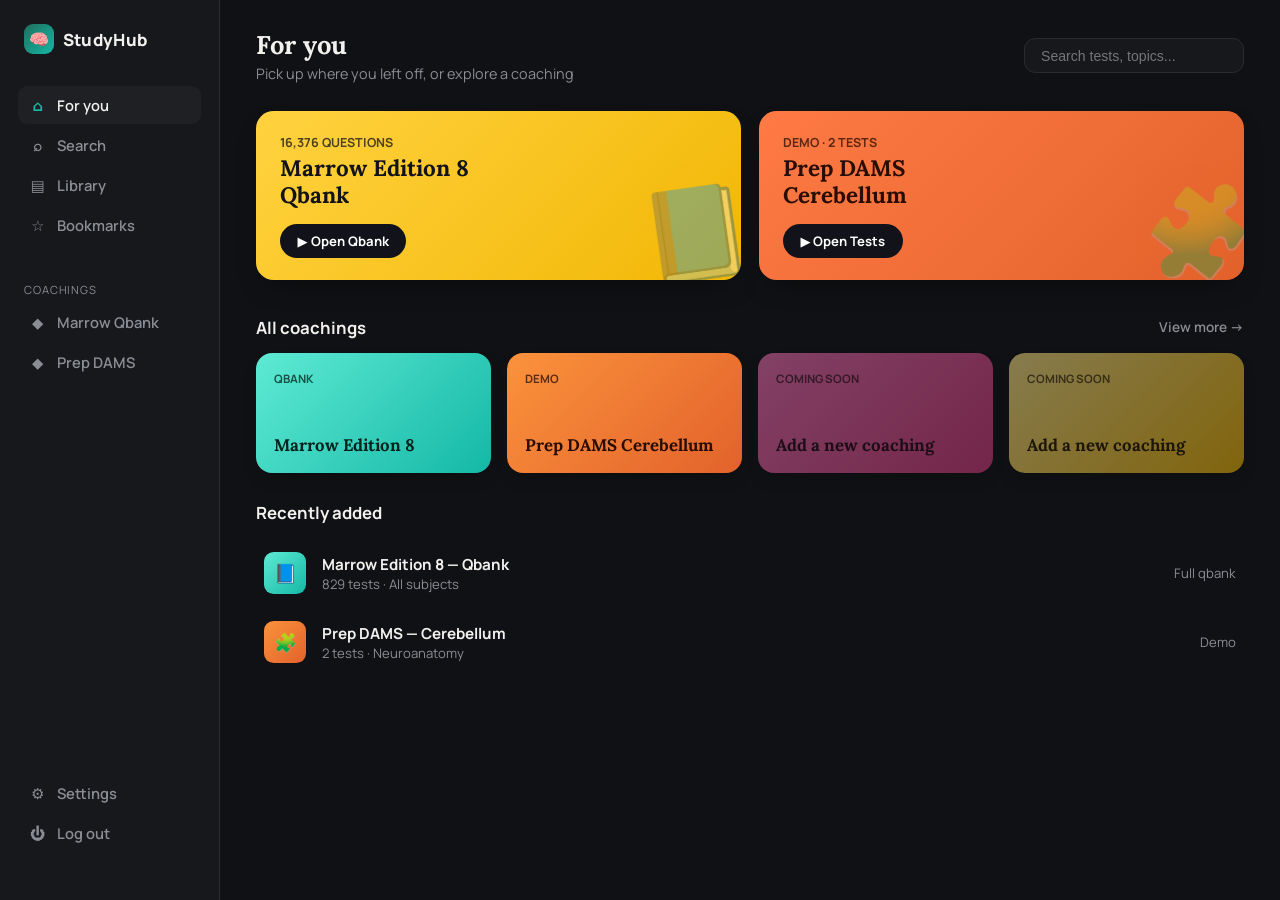
<file: index.html>
<!DOCTYPE html>
<html lang="en">
<head>
<meta charset="UTF-8" />
<title>StudyHub — Your Qbanks</title>
<meta name="viewport" content="width=device-width, initial-scale=1.0" />
<link rel="stylesheet" href="hub.css" />
</head>
<body>

<div class="app-shell">

    <aside class="sidebar">
        <div class="brand"><span class="dot">🧠</span> StudyHub</div>

        <div class="nav-group">
            <a class="nav-item active" href="index.html"><span class="nav-ico">⌂</span> For you</a>
            <a class="nav-item" href="#"><span class="nav-ico">⌕</span> Search</a>
            <a class="nav-item" href="#"><span class="nav-ico">▤</span> Library</a>
            <a class="nav-item" href="#"><span class="nav-ico">☆</span> Bookmarks</a>
        </div>

        <div class="nav-label">Coachings</div>
        <div class="nav-group">
            <a class="nav-item" href="coachings/marrow/index.html"><span class="nav-ico">◆</span> Marrow Qbank</a>
            <a class="nav-item" href="coachings/prep-dams/index.html"><span class="nav-ico">◆</span> Prep DAMS</a>
        </div>

        <div class="sidebar-footer nav-group">
            <a class="nav-item" href="#"><span class="nav-ico">⚙</span> Settings</a>
            <a class="nav-item" href="#"><span class="nav-ico">⏻</span> Log out</a>
        </div>
    </aside>

    <main class="main">

        <div class="top-row">
            <div>
                <h1>For you</h1>
                <div class="subtitle">Pick up where you left off, or explore a coaching</div>
            </div>
            <input class="search-box" placeholder="Search tests, topics..." />
        </div>

        <div class="hero-grid">
            <a class="hero-card teal" href="coachings/marrow/index.html">
                <div>
                    <div class="hero-eyebrow">16,376 QUESTIONS</div>
                    <div class="hero-title">Marrow Edition 8<br>Qbank</div>
                </div>
                <span class="hero-cta">▶ Open Qbank</span>
                <span class="hero-mascot">📘</span>
            </a>
            <a class="hero-card orange" href="coachings/prep-dams/index.html">
                <div>
                    <div class="hero-eyebrow">DEMO · 2 TESTS</div>
                    <div class="hero-title">Prep DAMS<br>Cerebellum</div>
                </div>
                <span class="hero-cta">▶ Open Tests</span>
                <span class="hero-mascot">🧩</span>
            </a>
        </div>

        <div class="section-head">
            <h2>All coachings</h2>
            <a href="#">View more →</a>
        </div>
        <div class="card-grid">
            <a class="mini-card c-cyan" href="coachings/marrow/index.html">
                <span class="eyebrow">QBANK</span>
                <span class="title">Marrow Edition 8</span>
            </a>
            <a class="mini-card c-orange" href="coachings/prep-dams/index.html">
                <span class="eyebrow">DEMO</span>
                <span class="title">Prep DAMS Cerebellum</span>
            </a>
            <a class="mini-card c-magenta" href="#" onclick="return false;" style="opacity:0.5;cursor:not-allowed;">
                <span class="eyebrow">COMING SOON</span>
                <span class="title">Add a new coaching</span>
            </a>
            <a class="mini-card c-yellow" href="#" onclick="return false;" style="opacity:0.5;cursor:not-allowed;">
                <span class="eyebrow">COMING SOON</span>
                <span class="title">Add a new coaching</span>
            </a>
        </div>

        <div class="section-head">
            <h2>Recently added</h2>
        </div>
        <a class="list-row" href="coachings/marrow/index.html">
            <div class="list-thumb c-cyan">📘</div>
            <div class="list-info">
                <div class="name">Marrow Edition 8 — Qbank</div>
                <div class="meta">829 tests · All subjects</div>
            </div>
            <span class="list-tag">Full qbank</span>
        </a>
        <a class="list-row" href="coachings/prep-dams/index.html">
            <div class="list-thumb c-orange">🧩</div>
            <div class="list-info">
                <div class="name">Prep DAMS — Cerebellum</div>
                <div class="meta">2 tests · Neuroanatomy</div>
            </div>
            <span class="list-tag">Demo</span>
        </a>

    </main>
</div>

</body>
</html>
</file>
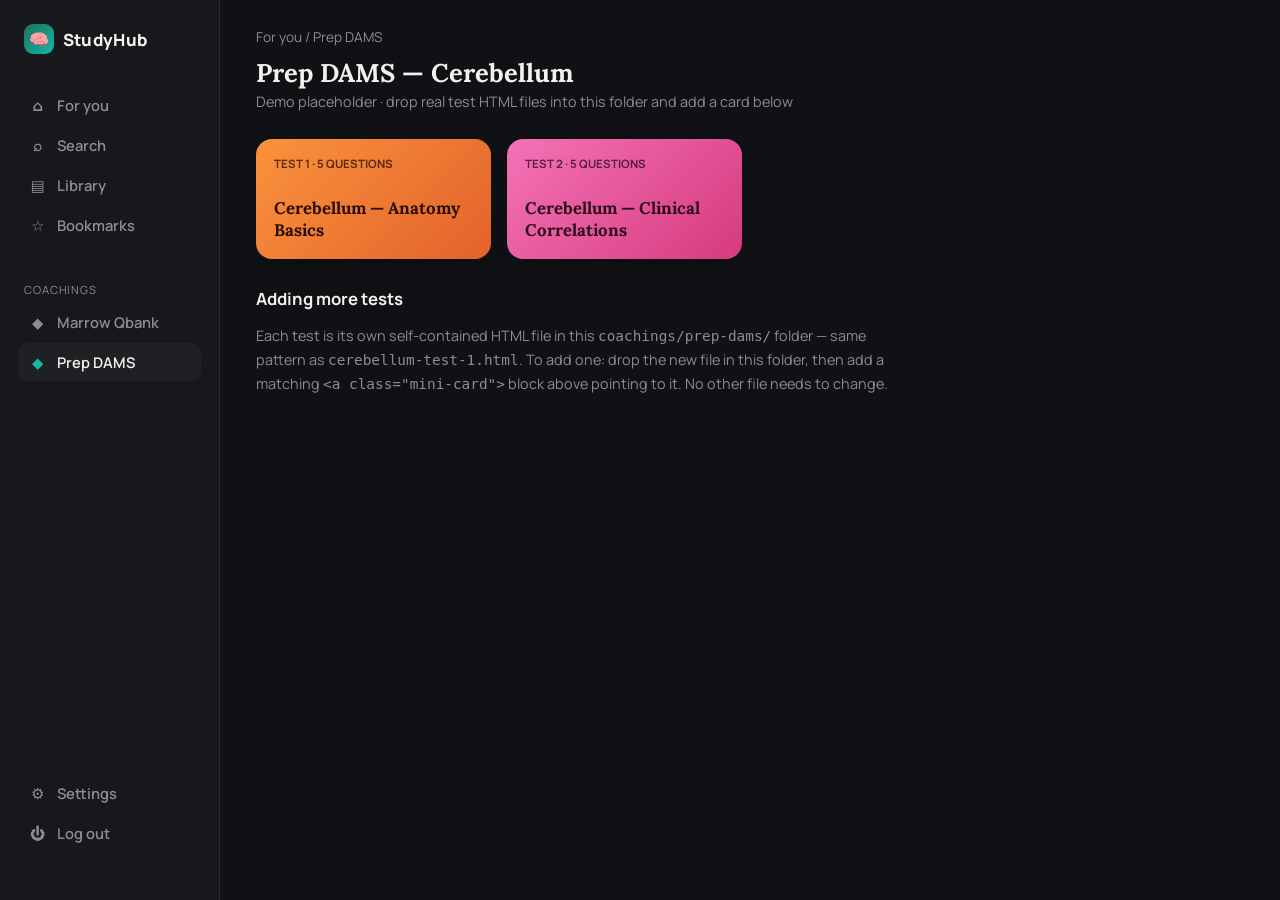
<file: coachings/prep-dams/index.html>
<!DOCTYPE html>
<html lang="en">
<head>
<meta charset="UTF-8" />
<title>Prep DAMS — Cerebellum</title>
<meta name="viewport" content="width=device-width, initial-scale=1.0" />
<link rel="stylesheet" href="../../hub.css" />
</head>
<body>

<div class="app-shell">

    <aside class="sidebar">
        <div class="brand"><span class="dot">🧠</span> StudyHub</div>
        <div class="nav-group">
            <a class="nav-item" href="../../index.html"><span class="nav-ico">⌂</span> For you</a>
            <a class="nav-item" href="#"><span class="nav-ico">⌕</span> Search</a>
            <a class="nav-item" href="#"><span class="nav-ico">▤</span> Library</a>
            <a class="nav-item" href="#"><span class="nav-ico">☆</span> Bookmarks</a>
        </div>
        <div class="nav-label">Coachings</div>
        <div class="nav-group">
            <a class="nav-item" href="../marrow/index.html"><span class="nav-ico">◆</span> Marrow Qbank</a>
            <a class="nav-item active" href="index.html"><span class="nav-ico">◆</span> Prep DAMS</a>
        </div>
        <div class="sidebar-footer nav-group">
            <a class="nav-item" href="#"><span class="nav-ico">⚙</span> Settings</a>
            <a class="nav-item" href="#"><span class="nav-ico">⏻</span> Log out</a>
        </div>
    </aside>

    <main class="main">
        <div class="breadcrumb"><a href="../../index.html">For you</a> / Prep DAMS</div>
        <div class="top-row">
            <div>
                <h1>Prep DAMS — Cerebellum</h1>
                <div class="subtitle">Demo placeholder · drop real test HTML files into this folder and add a card below</div>
            </div>
        </div>

        <div class="card-grid">
            <a class="mini-card c-orange" href="cerebellum-test-1.html">
                <span class="eyebrow">TEST 1 · 5 QUESTIONS</span>
                <span class="title">Cerebellum — Anatomy Basics</span>
            </a>
            <a class="mini-card c-magenta" href="cerebellum-test-2.html">
                <span class="eyebrow">TEST 2 · 5 QUESTIONS</span>
                <span class="title">Cerebellum — Clinical Correlations</span>
            </a>
        </div>

        <div class="section-head"><h2>Adding more tests</h2></div>
        <p style="color:var(--muted); font-size:0.9rem; max-width:640px; line-height:1.6;">
            Each test is its own self-contained HTML file in this <code>coachings/prep-dams/</code> folder —
            same pattern as <code>cerebellum-test-1.html</code>. To add one: drop the new file in this folder,
            then add a matching <code>&lt;a class="mini-card"&gt;</code> block above pointing to it.
            No other file needs to change.
        </p>
    </main>
</div>

</body>
</html>
</file>
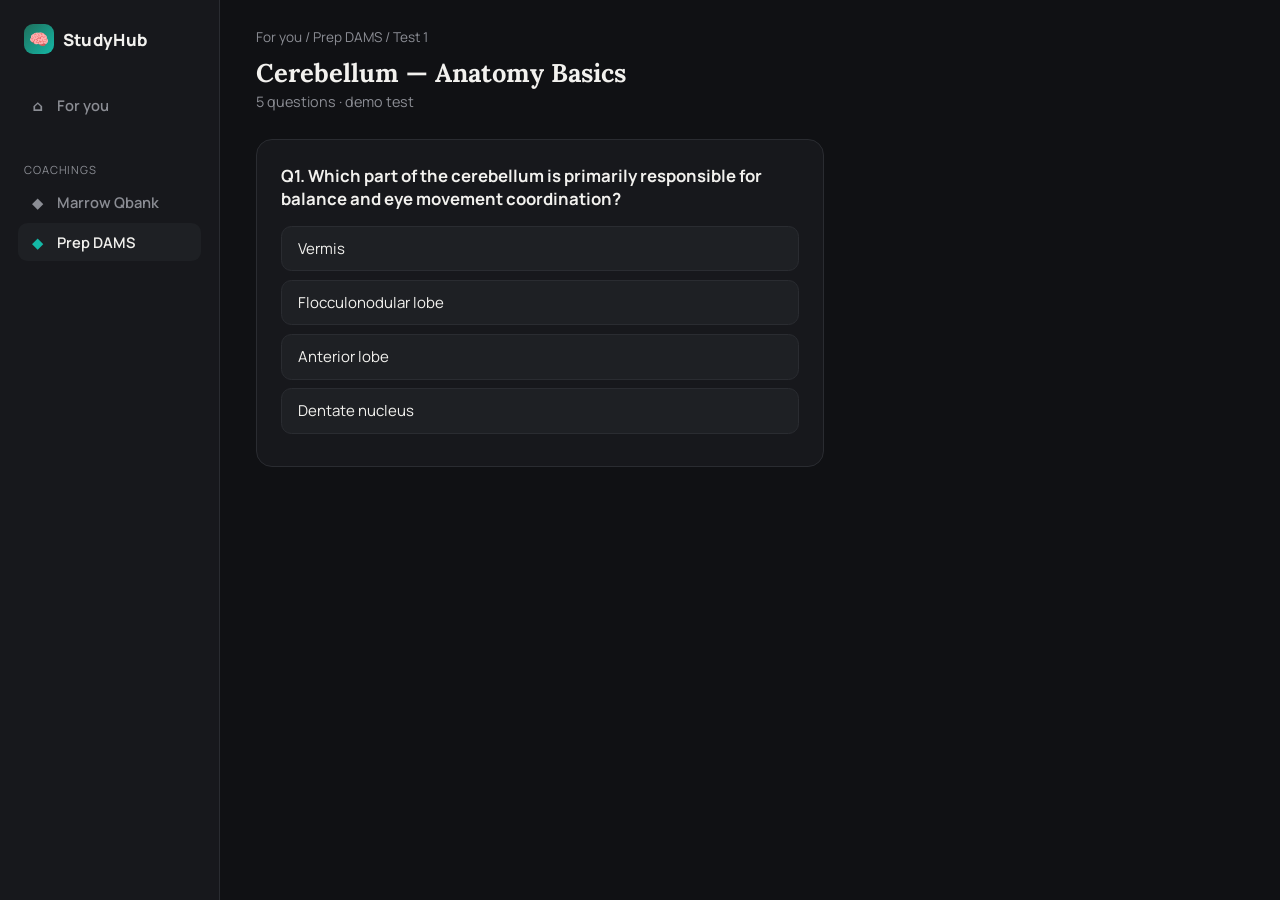
<file: coachings/prep-dams/cerebellum-test-1.html>
<!DOCTYPE html>
<html lang="en">
<head>
<meta charset="UTF-8" />
<title>Cerebellum — Anatomy Basics | Prep DAMS</title>
<meta name="viewport" content="width=device-width, initial-scale=1.0" />
<link rel="stylesheet" href="../../hub.css" />
<style>
    .quiz-wrap { max-width: 640px; }
    .q-card { background: var(--panel); border: 1px solid var(--line); border-radius: 1rem; padding: 1.5rem; margin-bottom: 1.25rem; }
    .q-text { font-weight: 700; font-size: 1.05rem; margin-bottom: 1rem; }
    .opt { display: block; width: 100%; text-align: left; background: var(--panel-raised); border: 1.5px solid var(--line); color: var(--ink);
           padding: 0.7rem 1rem; border-radius: 0.65rem; margin-bottom: 0.55rem; cursor: pointer; font-size: 0.94rem; font-family: inherit; transition: all .15s ease; }
    .opt:hover { border-color: var(--brand-cyan); }
    .opt.correct { background: rgba(31,111,92,0.35); border-color: var(--brand-teal); }
    .opt.wrong { background: rgba(226,98,43,0.35); border-color: var(--brand-orange); }
    .opt:disabled { cursor: default; }
    .score-banner { background: var(--panel); border: 1px solid var(--line); border-radius: 1rem; padding: 1.25rem 1.5rem; text-align: center; font-weight: 700; margin-bottom: 1.25rem; }
    .btn-restart { background: var(--brand-cyan); color: #05221d; border: none; padding: 0.6rem 1.3rem; border-radius: 999px; font-weight: 700; cursor: pointer; }
</style>
</head>
<body>

<div class="app-shell">
    <aside class="sidebar">
        <div class="brand"><span class="dot">🧠</span> StudyHub</div>
        <div class="nav-group">
            <a class="nav-item" href="../../index.html"><span class="nav-ico">⌂</span> For you</a>
        </div>
        <div class="nav-label">Coachings</div>
        <div class="nav-group">
            <a class="nav-item" href="../marrow/index.html"><span class="nav-ico">◆</span> Marrow Qbank</a>
            <a class="nav-item active" href="index.html"><span class="nav-ico">◆</span> Prep DAMS</a>
        </div>
    </aside>

    <main class="main quiz-wrap">
        <div class="breadcrumb"><a href="../../index.html">For you</a> / <a href="index.html">Prep DAMS</a> / Test 1</div>
        <div class="top-row"><div><h1>Cerebellum — Anatomy Basics</h1><div class="subtitle">5 questions · demo test</div></div></div>

        <div id="score-banner" class="score-banner" style="display:none;"></div>
        <div id="quiz-root"></div>
        <button id="restart-btn" class="btn-restart" style="display:none;">Restart</button>
    </main>
</div>

<script>
    // ---- Demo question data. Replace this array with the real test content. ----
    const QUESTIONS = [
        { q: "Which part of the cerebellum is primarily responsible for balance and eye movement coordination?", options: ["Vermis", "Flocculonodular lobe", "Anterior lobe", "Dentate nucleus"], correct: 1 },
        { q: "The cerebellum receives major input via which peduncle?", options: ["Superior cerebellar peduncle", "Middle cerebellar peduncle", "Inferior cerebellar peduncle", "Cerebral peduncle"], correct: 2 },
        { q: "Purkinje cells are found in which layer of the cerebellar cortex?", options: ["Molecular layer", "Purkinje layer", "Granular layer", "White matter"], correct: 1 },
        { q: "Damage to the cerebellar vermis most classically causes:", options: ["Intention tremor of the limb", "Truncal ataxia", "Resting tremor", "Hemiplegia"], correct: 1 },
        { q: "Which deep cerebellar nucleus is the largest?", options: ["Fastigial nucleus", "Globose nucleus", "Emboliform nucleus", "Dentate nucleus"], correct: 3 }
    ];

    let current = 0, score = 0, answered = false;
    const root = document.getElementById('quiz-root');
    const restartBtn = document.getElementById('restart-btn');
    const banner = document.getElementById('score-banner');

    function render() {
        if (current >= QUESTIONS.length) {
            root.innerHTML = '';
            banner.style.display = 'block';
            banner.textContent = `You scored ${score} / ${QUESTIONS.length}`;
            restartBtn.style.display = 'inline-block';
            return;
        }
        answered = false;
        const item = QUESTIONS[current];
        root.innerHTML = `
            <div class="q-card">
                <div class="q-text">Q${current + 1}. ${item.q}</div>
                ${item.options.map((opt, i) => `<button class="opt" data-i="${i}">${opt}</button>`).join('')}
            </div>
        `;
        root.querySelectorAll('.opt').forEach(btn => {
            btn.addEventListener('click', () => selectOption(parseInt(btn.dataset.i)));
        });
    }

    function selectOption(i) {
        if (answered) return;
        answered = true;
        const item = QUESTIONS[current];
        const btns = root.querySelectorAll('.opt');
        btns.forEach((b, idx) => {
            b.disabled = true;
            if (idx === item.correct) b.classList.add('correct');
            else if (idx === i) b.classList.add('wrong');
        });
        if (i === item.correct) score++;
        setTimeout(() => { current++; render(); }, 700);
    }

    restartBtn.addEventListener('click', () => {
        current = 0; score = 0;
        banner.style.display = 'none';
        restartBtn.style.display = 'none';
        render();
    });

    render();
</script>
</body>
</html>
</file>
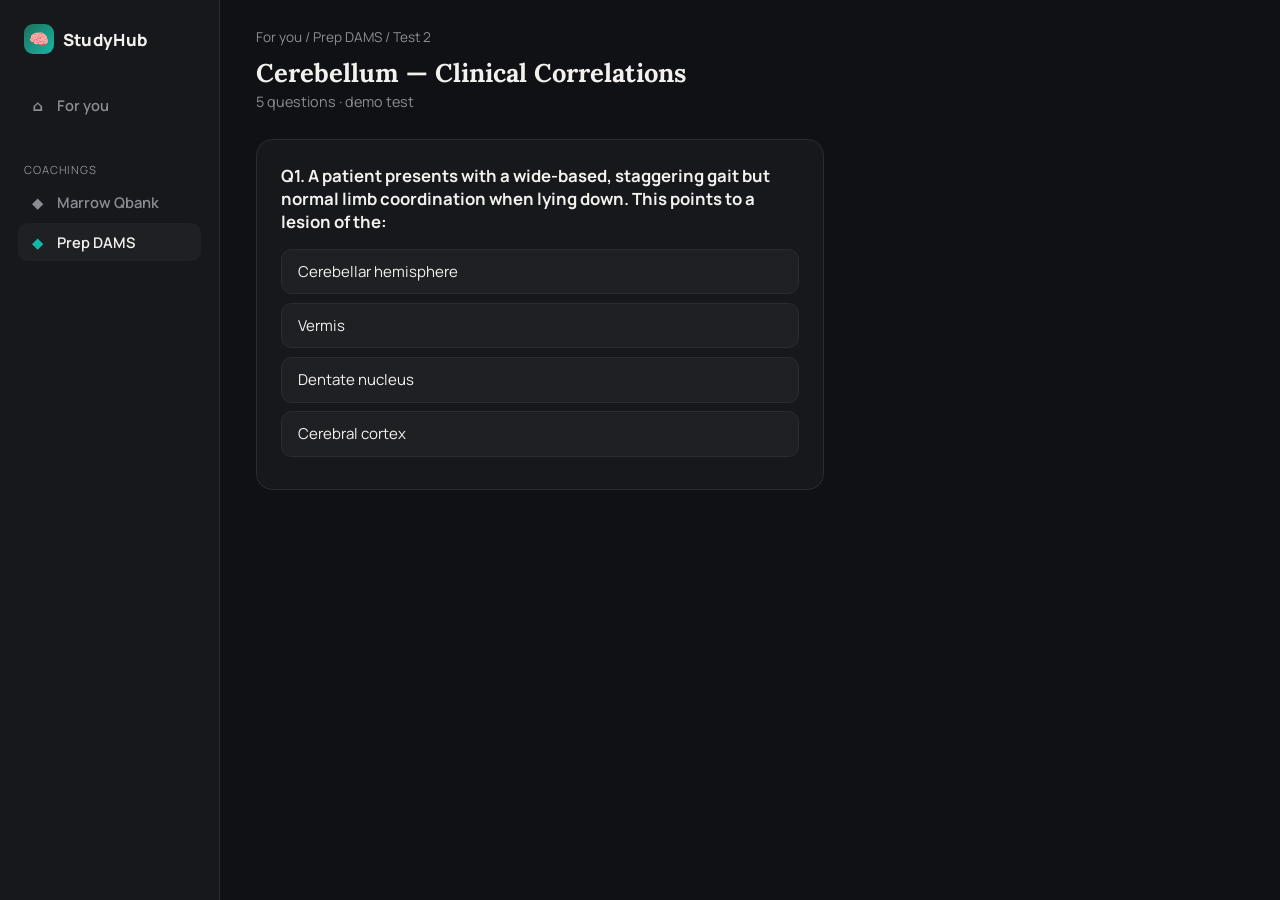
<file: coachings/prep-dams/cerebellum-test-2.html>
<!DOCTYPE html>
<html lang="en">
<head>
<meta charset="UTF-8" />
<title>Cerebellum — Clinical Correlations | Prep DAMS</title>
<meta name="viewport" content="width=device-width, initial-scale=1.0" />
<link rel="stylesheet" href="../../hub.css" />
<style>
    .quiz-wrap { max-width: 640px; }
    .q-card { background: var(--panel); border: 1px solid var(--line); border-radius: 1rem; padding: 1.5rem; margin-bottom: 1.25rem; }
    .q-text { font-weight: 700; font-size: 1.05rem; margin-bottom: 1rem; }
    .opt { display: block; width: 100%; text-align: left; background: var(--panel-raised); border: 1.5px solid var(--line); color: var(--ink);
           padding: 0.7rem 1rem; border-radius: 0.65rem; margin-bottom: 0.55rem; cursor: pointer; font-size: 0.94rem; font-family: inherit; transition: all .15s ease; }
    .opt:hover { border-color: var(--brand-cyan); }
    .opt.correct { background: rgba(31,111,92,0.35); border-color: var(--brand-teal); }
    .opt.wrong { background: rgba(226,98,43,0.35); border-color: var(--brand-orange); }
    .opt:disabled { cursor: default; }
    .score-banner { background: var(--panel); border: 1px solid var(--line); border-radius: 1rem; padding: 1.25rem 1.5rem; text-align: center; font-weight: 700; margin-bottom: 1.25rem; }
    .btn-restart { background: var(--brand-cyan); color: #05221d; border: none; padding: 0.6rem 1.3rem; border-radius: 999px; font-weight: 700; cursor: pointer; }
</style>
</head>
<body>

<div class="app-shell">
    <aside class="sidebar">
        <div class="brand"><span class="dot">🧠</span> StudyHub</div>
        <div class="nav-group">
            <a class="nav-item" href="../../index.html"><span class="nav-ico">⌂</span> For you</a>
        </div>
        <div class="nav-label">Coachings</div>
        <div class="nav-group">
            <a class="nav-item" href="../marrow/index.html"><span class="nav-ico">◆</span> Marrow Qbank</a>
            <a class="nav-item active" href="index.html"><span class="nav-ico">◆</span> Prep DAMS</a>
        </div>
    </aside>

    <main class="main quiz-wrap">
        <div class="breadcrumb"><a href="../../index.html">For you</a> / <a href="index.html">Prep DAMS</a> / Test 2</div>
        <div class="top-row"><div><h1>Cerebellum — Clinical Correlations</h1><div class="subtitle">5 questions · demo test</div></div></div>

        <div id="score-banner" class="score-banner" style="display:none;"></div>
        <div id="quiz-root"></div>
        <button id="restart-btn" class="btn-restart" style="display:none;">Restart</button>
    </main>
</div>

<script>
    // ---- Demo question data. Replace this array with the real test content. ----
    const QUESTIONS = [
        { q: "A patient presents with a wide-based, staggering gait but normal limb coordination when lying down. This points to a lesion of the:", options: ["Cerebellar hemisphere", "Vermis", "Dentate nucleus", "Cerebral cortex"], correct: 1 },
        { q: "Dysmetria and intention tremor on finger-to-nose testing suggest a lesion of the:", options: ["Vermis", "Cerebellar hemisphere", "Flocculonodular lobe", "Basal ganglia"], correct: 1 },
        { q: "Nystagmus and disequilibrium without limb ataxia is most typical of a lesion in the:", options: ["Anterior lobe", "Flocculonodular lobe", "Posterior lobe", "Dentate nucleus"], correct: 1 },
        { q: "Rebound phenomenon (loss of check) is a classic sign of dysfunction in the:", options: ["Basal ganglia", "Cerebellum", "Thalamus", "Spinal cord"], correct: 1 },
        { q: "Which cerebellar sign is characterized by inability to perform rapid alternating movements?", options: ["Dysdiadochokinesia", "Dysmetria", "Nystagmus", "Hypotonia"], correct: 0 }
    ];

    let current = 0, score = 0, answered = false;
    const root = document.getElementById('quiz-root');
    const restartBtn = document.getElementById('restart-btn');
    const banner = document.getElementById('score-banner');

    function render() {
        if (current >= QUESTIONS.length) {
            root.innerHTML = '';
            banner.style.display = 'block';
            banner.textContent = `You scored ${score} / ${QUESTIONS.length}`;
            restartBtn.style.display = 'inline-block';
            return;
        }
        answered = false;
        const item = QUESTIONS[current];
        root.innerHTML = `
            <div class="q-card">
                <div class="q-text">Q${current + 1}. ${item.q}</div>
                ${item.options.map((opt, i) => `<button class="opt" data-i="${i}">${opt}</button>`).join('')}
            </div>
        `;
        root.querySelectorAll('.opt').forEach(btn => {
            btn.addEventListener('click', () => selectOption(parseInt(btn.dataset.i)));
        });
    }

    function selectOption(i) {
        if (answered) return;
        answered = true;
        const item = QUESTIONS[current];
        const btns = root.querySelectorAll('.opt');
        btns.forEach((b, idx) => {
            b.disabled = true;
            if (idx === item.correct) b.classList.add('correct');
            else if (idx === i) b.classList.add('wrong');
        });
        if (i === item.correct) score++;
        setTimeout(() => { current++; render(); }, 700);
    }

    restartBtn.addEventListener('click', () => {
        current = 0; score = 0;
        banner.style.display = 'none';
        restartBtn.style.display = 'none';
        render();
    });

    render();
</script>
</body>
</html>
</file>
<file: hub.css>
@import url('https://fonts.googleapis.com/css2?family=Manrope:wght@400;500;600;700;800&family=Lora:ital,wght@0,600;0,700&display=swap');

:root {
    --bg: #101114;
    --panel: #17181c;
    --panel-raised: #1e2024;
    --ink: #f2f1ee;
    --muted: #8b8d94;
    --line: #2a2c31;
    --brand-teal: #1f6f5c;
    --brand-yellow: #f2b705;
    --brand-orange: #e2622b;
    --brand-magenta: #d63b7e;
    --brand-cyan: #14b8a6;
}

* { box-sizing: border-box; }

body {
    margin: 0;
    background: var(--bg);
    color: var(--ink);
    font-family: 'Manrope', system-ui, -apple-system, sans-serif;
    -webkit-font-smoothing: antialiased;
}

.app-shell {
    display: flex;
    min-height: 100vh;
}

/* ---------- Sidebar ---------- */
.sidebar {
    width: 220px;
    flex-shrink: 0;
    background: var(--panel);
    border-right: 1px solid var(--line);
    padding: 1.5rem 1.1rem;
    display: flex;
    flex-direction: column;
    position: sticky;
    top: 0;
    height: 100vh;
}

.brand {
    display: flex;
    align-items: center;
    gap: 0.55rem;
    font-weight: 800;
    font-size: 1.05rem;
    letter-spacing: 0.02em;
    margin-bottom: 2rem;
    padding: 0 0.4rem;
}

.brand .dot {
    width: 30px; height: 30px;
    border-radius: 9px;
    background: linear-gradient(135deg, var(--brand-teal), var(--brand-cyan));
    display: flex; align-items: center; justify-content: center;
    font-size: 1rem;
}

.nav-group { display: flex; flex-direction: column; gap: 0.15rem; margin-bottom: 1.5rem; }

.nav-label {
    font-size: 0.7rem;
    text-transform: uppercase;
    letter-spacing: 0.08em;
    color: var(--muted);
    padding: 0.4rem;
    margin-top: 0.5rem;
}

.nav-item {
    display: flex;
    align-items: center;
    gap: 0.65rem;
    padding: 0.55rem 0.7rem;
    border-radius: 0.6rem;
    color: var(--muted);
    text-decoration: none;
    font-weight: 600;
    font-size: 0.92rem;
    transition: background 0.15s ease, color 0.15s ease;
}

.nav-item:hover { background: var(--panel-raised); color: var(--ink); }
.nav-item.active { background: var(--panel-raised); color: var(--ink); }
.nav-item.active .nav-ico { color: var(--brand-cyan); }
.nav-ico { width: 18px; text-align: center; }

.sidebar-footer { margin-top: auto; }

/* ---------- Main content ---------- */
.main {
    flex: 1;
    padding: 1.75rem 2.25rem 3rem;
    max-width: 1200px;
}

.top-row {
    display: flex;
    align-items: center;
    justify-content: space-between;
    margin-bottom: 1.75rem;
}

.top-row h1 {
    font-family: 'Lora', serif;
    font-size: 1.6rem;
    margin: 0;
}

.top-row .subtitle { color: var(--muted); font-size: 0.9rem; margin-top: 0.2rem; }

.search-box {
    background: var(--panel);
    border: 1px solid var(--line);
    border-radius: 0.7rem;
    padding: 0.55rem 1rem;
    color: var(--muted);
    font-size: 0.88rem;
    width: 220px;
}

/* ---------- Hero cards ---------- */
.hero-grid {
    display: grid;
    grid-template-columns: 1fr 1fr;
    gap: 1.1rem;
    margin-bottom: 2.25rem;
}

.hero-card {
    position: relative;
    border-radius: 1.1rem;
    padding: 1.4rem 1.5rem;
    min-height: 150px;
    display: flex;
    flex-direction: column;
    justify-content: space-between;
    overflow: hidden;
    text-decoration: none;
    color: #12131a;
    box-shadow: 0 12px 26px -12px rgba(0,0,0,0.5);
    transition: transform 0.18s ease;
}

.hero-card:hover { transform: translateY(-3px); }

.hero-card.teal { background: linear-gradient(135deg, #ffd23f, #f2b705); }
.hero-card.orange { background: linear-gradient(135deg, #ff7a45, #e2622b); color: #2a0d02; }

.hero-eyebrow { font-size: 0.78rem; font-weight: 700; opacity: 0.75; }
.hero-title { font-family: 'Lora', serif; font-weight: 700; font-size: 1.4rem; margin-top: 0.3rem; line-height: 1.2; }

.hero-cta {
    align-self: flex-start;
    margin-top: 0.9rem;
    background: #12131a;
    color: #fff;
    font-weight: 700;
    font-size: 0.82rem;
    padding: 0.5rem 1.1rem;
    border-radius: 999px;
    display: inline-flex;
    align-items: center;
    gap: 0.4rem;
}

.hero-mascot {
    position: absolute;
    right: -10px;
    bottom: -10px;
    font-size: 5.5rem;
    opacity: 0.35;
    transform: rotate(-8deg);
}

/* ---------- Section rows ---------- */
.section-head {
    display: flex;
    align-items: center;
    justify-content: space-between;
    margin: 1.75rem 0 0.9rem;
}

.section-head h2 { font-size: 1.05rem; font-weight: 700; margin: 0; }
.section-head a { color: var(--muted); font-size: 0.85rem; text-decoration: none; font-weight: 600; }

.list-row {
    display: flex;
    align-items: center;
    gap: 1rem;
    padding: 0.85rem 0.5rem;
    border-radius: 0.75rem;
    text-decoration: none;
    color: var(--ink);
    transition: background 0.15s ease;
}
.list-row:hover { background: var(--panel); }

.list-thumb {
    width: 42px; height: 42px;
    border-radius: 0.6rem;
    display: flex; align-items: center; justify-content: center;
    font-size: 1.15rem;
    flex-shrink: 0;
}

.list-info { flex: 1; min-width: 0; }
.list-info .name { font-weight: 700; font-size: 0.95rem; }
.list-info .meta { color: var(--muted); font-size: 0.82rem; }
.list-tag { color: var(--muted); font-size: 0.82rem; }

/* ---------- Card grid (per-coaching test cards) ---------- */
.card-grid {
    display: grid;
    grid-template-columns: repeat(auto-fill, minmax(190px, 1fr));
    gap: 1rem;
}

.mini-card {
    border-radius: 1rem;
    padding: 1.1rem;
    min-height: 120px;
    display: flex;
    flex-direction: column;
    justify-content: space-between;
    text-decoration: none;
    color: #14151b;
    font-weight: 700;
    box-shadow: 0 8px 18px -10px rgba(0,0,0,0.5);
    transition: transform 0.15s ease;
}
.mini-card:hover { transform: translateY(-3px); }
.mini-card .eyebrow { font-size: 0.72rem; opacity: 0.75; font-weight: 700; }
.mini-card .title { font-family: 'Lora', serif; font-size: 1.05rem; margin-top: 0.35rem; }

.c-magenta { background: linear-gradient(135deg, #f472b6, var(--brand-magenta)); color: #2b0a1a; }
.c-cyan { background: linear-gradient(135deg, #5eead4, var(--brand-cyan)); color: #05221d; }
.c-orange { background: linear-gradient(135deg, #fb923c, var(--brand-orange)); color: #2a0d02; }
.c-yellow { background: linear-gradient(135deg, #fde68a, var(--brand-yellow)); color: #2b1e02; }

/* ---------- Coaching landing (used by prep-dams etc.) ---------- */
.breadcrumb { color: var(--muted); font-size: 0.85rem; margin-bottom: 0.6rem; }
.breadcrumb a { color: var(--muted); text-decoration: none; }
.breadcrumb a:hover { color: var(--ink); }

@media (max-width: 720px) {
    .app-shell { flex-direction: column; }
    .sidebar { width: 100%; height: auto; position: static; flex-direction: row; overflow-x: auto; padding: 1rem; }
    .brand { margin-bottom: 0; margin-right: 1rem; }
    .nav-group { flex-direction: row; margin-bottom: 0; }
    .nav-label { display: none; }
    .sidebar-footer { display: none; }
    .main { padding: 1.25rem; }
    .hero-grid { grid-template-columns: 1fr; }
    .search-box { display: none; }
}
</file>
